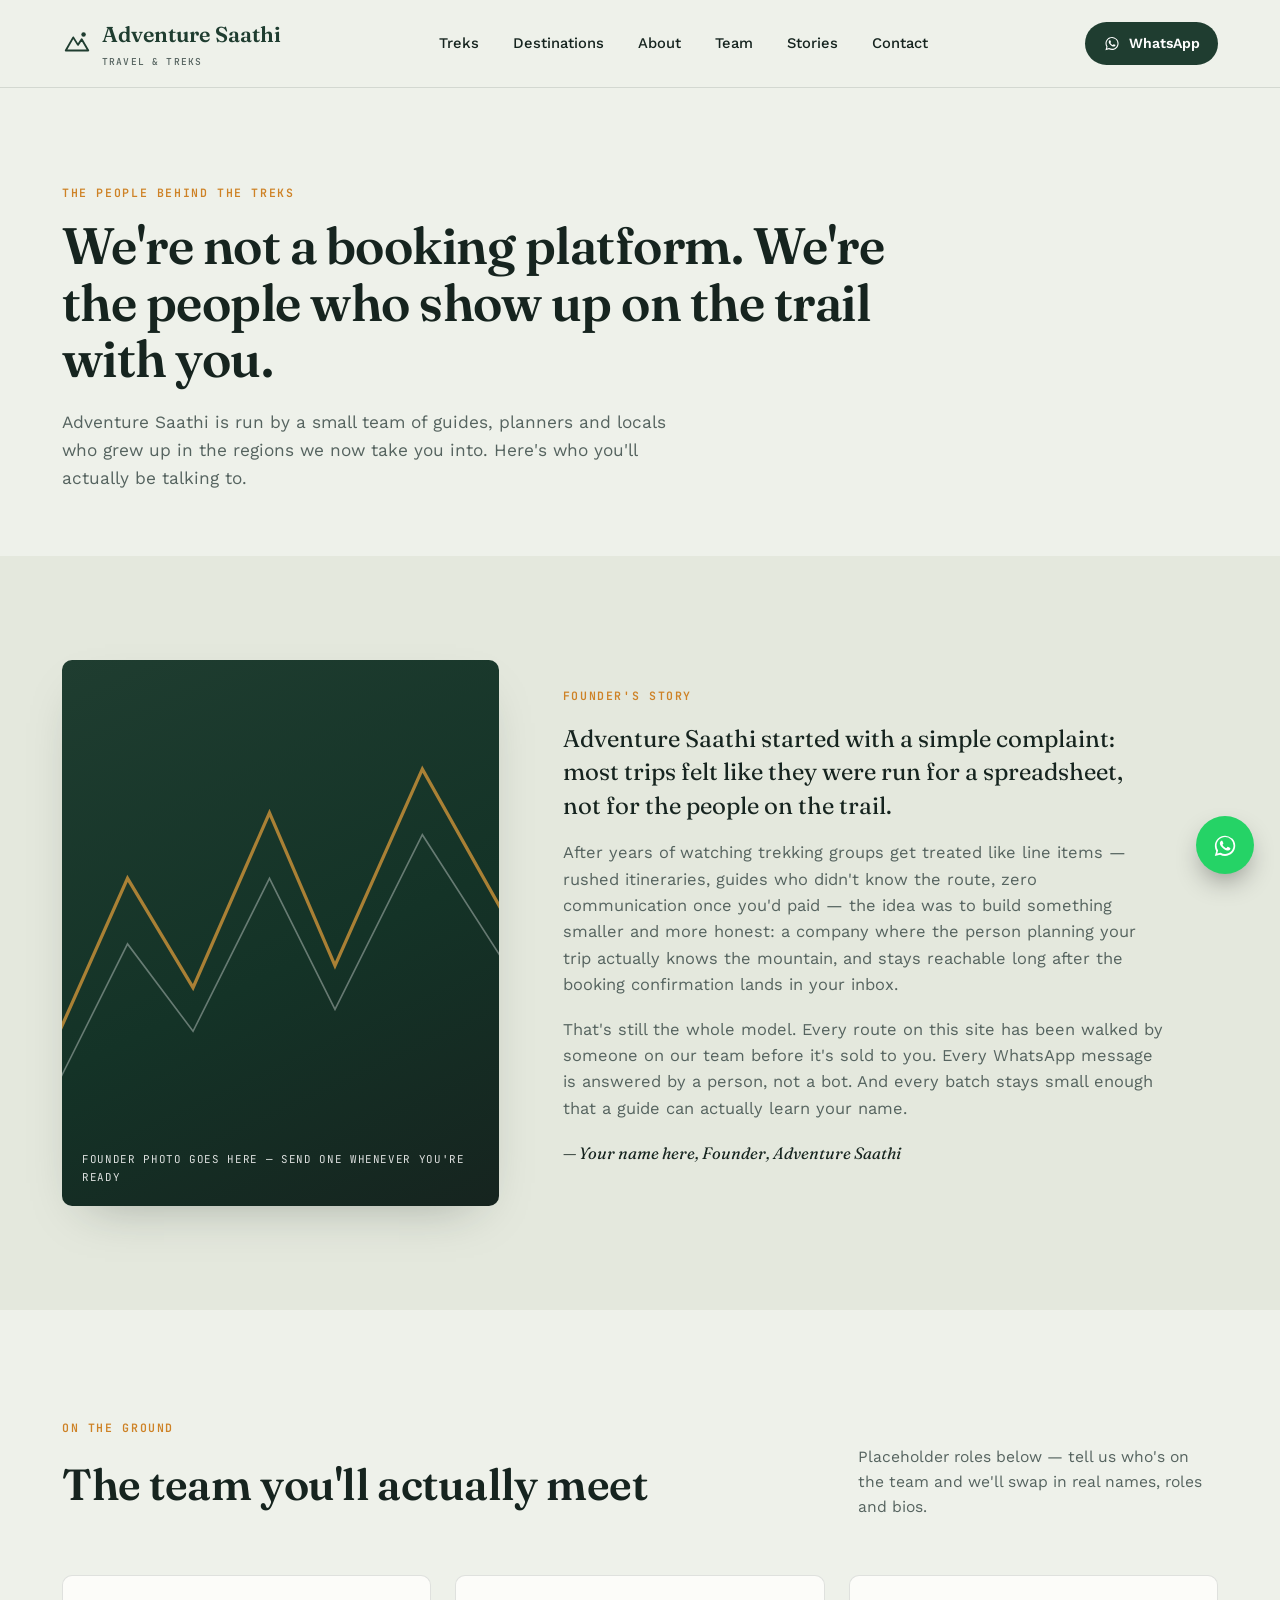
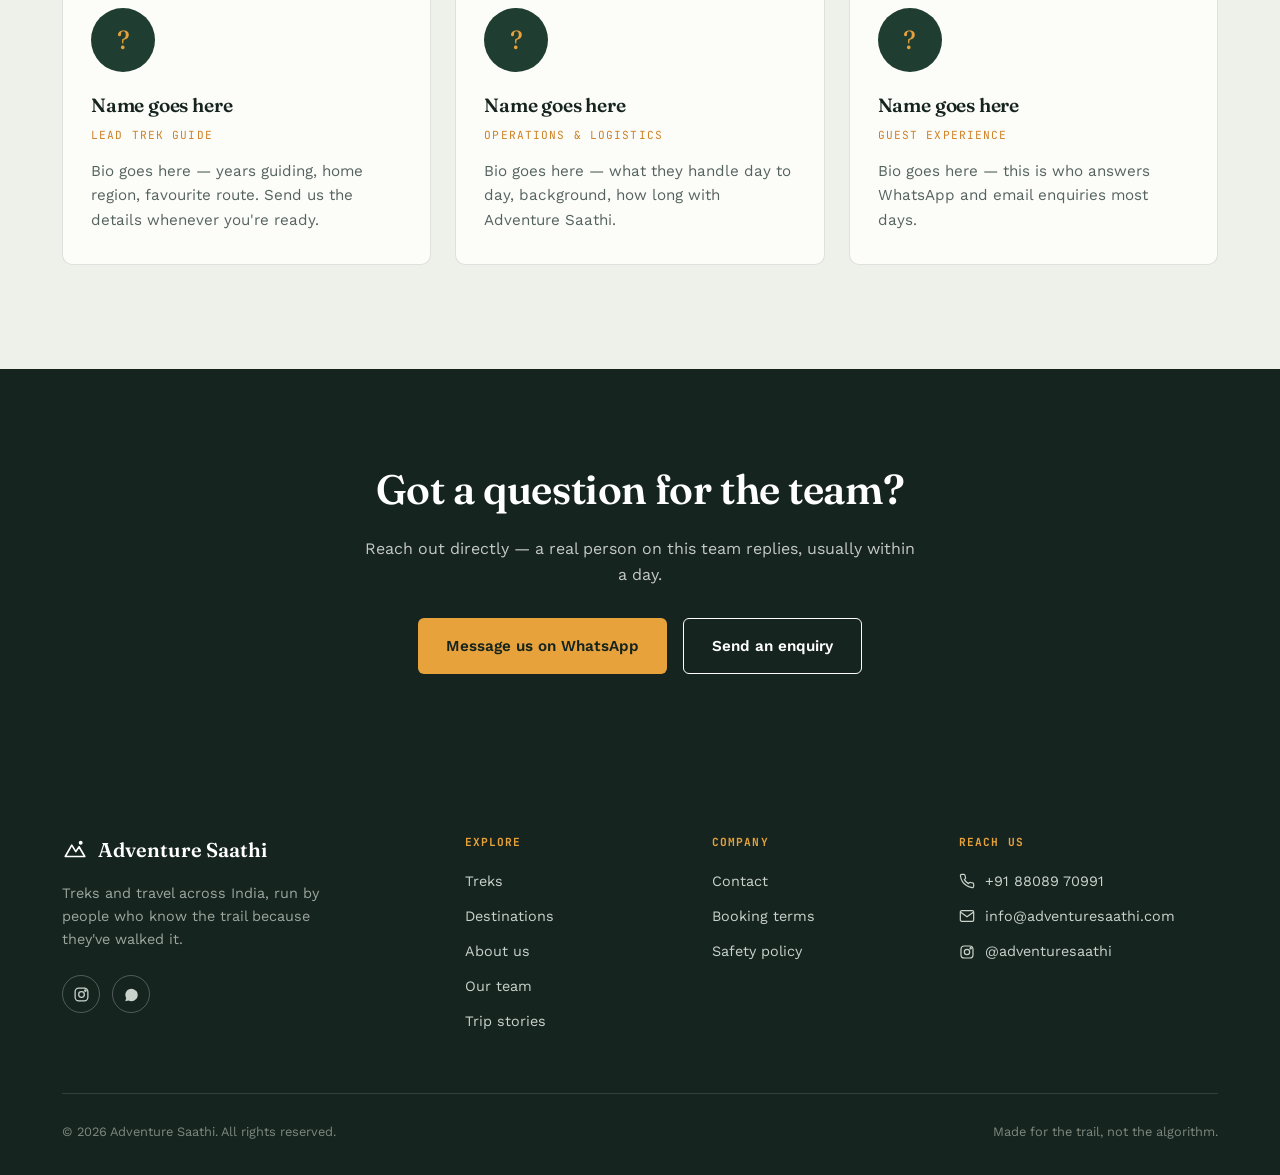
<file: team.html>
<!DOCTYPE html>
<html lang="en">
<head>
<meta charset="UTF-8">
<meta name="viewport" content="width=device-width, initial-scale=1.0">
<title>Our Team | Adventure Saathi</title>
<meta name="description" content="Meet the people behind Adventure Saathi — the founder's story and the guides, planners and support team who run every trek and trip.">
<link rel="preconnect" href="https://fonts.googleapis.com">
<link rel="preconnect" href="https://fonts.gstatic.com" crossorigin>
<link href="https://fonts.googleapis.com/css2?family=Fraunces:opsz,wght@9..144,300..900&family=Work+Sans:wght@300;400;500;600;700&family=JetBrains+Mono:wght@400;500;600&display=swap" rel="stylesheet">
<link rel="stylesheet" href="assets/styles.css">
</head>
<body>

<header>
  <div class="nav-row">
    <a href="index.html" class="logo">
      <svg viewBox="0 0 32 32" fill="none" xmlns="http://www.w3.org/2000/svg">
        <path d="M4 24L12 10L17 18L21 12L28 24H4Z" stroke="currentColor" stroke-width="2" stroke-linejoin="round"/>
        <circle cx="23" cy="7" r="2.4" fill="currentColor"/>
      </svg>
      <span>Adventure Saathi<span class="sub">Travel &amp; Treks</span></span>
    </a>

    <nav class="primary-nav" aria-label="Primary">
      <a href="index.html#treks">Treks</a>
      <a href="index.html#destinations">Destinations</a>
      <a href="index.html#about">About</a>
      <a href="team.html">Team</a>
      <a href="index.html#testimonials">Stories</a>
      <a href="index.html#contact">Contact</a>
    </nav>

    <div class="header-actions">
      <a class="whatsapp-btn" href="https://wa.me/918808970991?text=Hi%20Adventure%20Saathi%2C%20I%27d%20like%20to%20know%20more!" target="_blank" rel="noopener" aria-label="Chat with us on WhatsApp">
        <svg viewBox="0 0 24 24" fill="currentColor"><path d="M17.6 6.32A8.86 8.86 0 0 0 12.05 4C7.24 4 3.33 7.9 3.33 12.72c0 1.55.41 3.06 1.19 4.39L3.25 21.5l4.5-1.18a9.4 9.4 0 0 0 4.3 1.09h.01c4.81 0 8.72-3.9 8.72-8.72 0-2.33-.91-4.52-2.58-6.17zm-5.55 13.4h-.01a7.3 7.3 0 0 1-3.73-1.02l-.27-.16-2.67.7.71-2.6-.17-.27a7.24 7.24 0 0 1-1.12-3.87c0-4 3.26-7.26 7.27-7.26a7.23 7.23 0 0 1 7.24 7.27c0 4-3.25 7.25-7.25 7.25zm3.98-5.43c-.22-.11-1.29-.64-1.49-.71-.2-.07-.34-.11-.49.11-.14.22-.56.71-.69.85-.13.15-.25.16-.47.05-.22-.11-.92-.34-1.75-1.08-.65-.58-1.08-1.29-1.21-1.51-.13-.22-.01-.34.1-.45.1-.1.22-.25.33-.38.11-.13.15-.22.22-.36.07-.15.04-.28-.02-.39-.06-.11-.49-1.19-.68-1.63-.18-.43-.36-.37-.49-.38-.13-.01-.28-.01-.42-.01-.15 0-.39.06-.6.28-.2.22-.78.77-.78 1.86 0 1.1.8 2.16.91 2.31.11.15 1.57 2.4 3.81 3.36.53.23.95.37 1.27.47.53.17 1.02.15 1.4.09.43-.06 1.29-.53 1.47-1.03.18-.51.18-.94.13-1.03-.05-.09-.2-.15-.42-.26z"/></svg>
        <span>WhatsApp</span>
      </a>
      <button class="menu-toggle" aria-label="Open menu">
        <svg viewBox="0 0 24 24" width="26" height="26" fill="none" stroke="currentColor" stroke-width="2"><path d="M3 6h18M3 12h18M3 18h18"/></svg>
      </button>
    </div>
  </div>
</header>

<section class="team-hero">
  <div class="wrap">
    <span class="eyebrow">The people behind the treks</span>
    <h1>We're not a booking platform. We're the people who show up on the trail with you.</h1>
    <p>Adventure Saathi is run by a small team of guides, planners and locals who grew up in the regions we now take you into. Here's who you'll actually be talking to.</p>
  </div>
</section>

<section class="founder-story">
  <div class="wrap founder-story-grid">
    <div class="founder-photo-box">
      <svg viewBox="0 0 400 500" xmlns="http://www.w3.org/2000/svg">
        <path d="M-20 380 L60 200 L120 300 L190 140 L250 280 L330 100 L420 260" stroke="#E8A23B" stroke-width="3" fill="none" opacity="0.7"/>
        <path d="M-20 420 L60 260 L120 340 L190 200 L250 320 L330 160 L420 300" stroke="#FFFFFF" stroke-width="1.5" fill="none" opacity="0.35"/>
      </svg>
      <span class="ph-caption">Founder photo goes here — send one whenever you're ready</span>
    </div>
    <div class="founder-story-copy">
      <span class="eyebrow">Founder's story</span>
      <p class="lede-big" style="margin-top:14px;">Adventure Saathi started with a simple complaint: most trips felt like they were run for a spreadsheet, not for the people on the trail.</p>
      <p>After years of watching trekking groups get treated like line items — rushed itineraries, guides who didn't know the route, zero communication once you'd paid — the idea was to build something smaller and more honest: a company where the person planning your trip actually knows the mountain, and stays reachable long after the booking confirmation lands in your inbox.</p>
      <p>That's still the whole model. Every route on this site has been walked by someone on our team before it's sold to you. Every WhatsApp message is answered by a person, not a bot. And every batch stays small enough that a guide can actually learn your name.</p>
      <p class="founder-signoff">— Your name here, Founder, Adventure Saathi</p>
    </div>
  </div>
</section>

<section class="team-grid">
  <div class="wrap">
    <div class="section-head">
      <div>
        <span class="eyebrow">On the ground</span>
        <h2>The team you'll actually meet</h2>
      </div>
      <p>Placeholder roles below — tell us who's on the team and we'll swap in real names, roles and bios.</p>
    </div>
    <div class="team-cards">
      <div class="team-card">
        <div class="team-avatar">?</div>
        <h4>Name goes here</h4>
        <span class="role">Lead Trek Guide</span>
        <p class="bio">Bio goes here — years guiding, home region, favourite route. Send us the details whenever you're ready.</p>
      </div>
      <div class="team-card">
        <div class="team-avatar">?</div>
        <h4>Name goes here</h4>
        <span class="role">Operations &amp; Logistics</span>
        <p class="bio">Bio goes here — what they handle day to day, background, how long with Adventure Saathi.</p>
      </div>
      <div class="team-card">
        <div class="team-avatar">?</div>
        <h4>Name goes here</h4>
        <span class="role">Guest Experience</span>
        <p class="bio">Bio goes here — this is who answers WhatsApp and email enquiries most days.</p>
      </div>
    </div>
  </div>
</section>

<section class="trek-cta">
  <div class="wrap">
    <h2>Got a question for the team?</h2>
    <p>Reach out directly — a real person on this team replies, usually within a day.</p>
    <div class="cta-row">
      <a href="https://wa.me/918808970991?text=Hi%20Adventure%20Saathi%20team%2C%20I%20have%20a%20question!" target="_blank" rel="noopener" class="btn-primary">Message us on WhatsApp</a>
      <a href="index.html#contact" class="btn-secondary" style="border-color:#FFFFFF; color:#FFFFFF;">Send an enquiry</a>
    </div>
  </div>
</section>

<footer>
  <div class="wrap">
    <div class="footer-grid">
      <div>
        <div class="footer-brand">
          <svg viewBox="0 0 32 32" fill="none" xmlns="http://www.w3.org/2000/svg">
            <path d="M4 24L12 10L17 18L21 12L28 24H4Z" stroke="currentColor" stroke-width="2" stroke-linejoin="round"/>
            <circle cx="23" cy="7" r="2.4" fill="currentColor"/>
          </svg>
          Adventure Saathi
        </div>
        <p style="max-width:280px; font-size:0.9rem; color:#9BA69E; margin-bottom:24px;">Treks and travel across India, run by people who know the trail because they've walked it.</p>
        <div class="footer-social">
          <a href="https://instagram.com/adventuresaathi" target="_blank" rel="noopener" aria-label="Instagram">
            <svg viewBox="0 0 24 24" fill="none" stroke="currentColor" stroke-width="1.8"><rect x="3" y="3" width="18" height="18" rx="5"/><circle cx="12" cy="12" r="4"/><circle cx="17.5" cy="6.5" r="1"/></svg>
          </a>
          <a href="https://wa.me/918808970991" target="_blank" rel="noopener" aria-label="WhatsApp">
            <svg viewBox="0 0 24 24" fill="currentColor"><path d="M17.6 6.32A8.86 8.86 0 0 0 12.05 4C7.24 4 3.33 7.9 3.33 12.72c0 1.55.41 3.06 1.19 4.39L3.25 21.5l4.5-1.18a9.4 9.4 0 0 0 4.3 1.09h.01c4.81 0 8.72-3.9 8.72-8.72 0-2.33-.91-4.52-2.58-6.17z"/></svg>
          </a>
        </div>
      </div>
      <div class="footer-col">
        <h5>Explore</h5>
        <ul>
          <li><a href="index.html#treks">Treks</a></li>
          <li><a href="index.html#destinations">Destinations</a></li>
          <li><a href="index.html#about">About us</a></li>
          <li><a href="team.html">Our team</a></li>
          <li><a href="index.html#testimonials">Trip stories</a></li>
        </ul>
      </div>
      <div class="footer-col">
        <h5>Company</h5>
        <ul>
          <li><a href="index.html#contact">Contact</a></li>
          <li><a href="#">Booking terms</a></li>
          <li><a href="#">Safety policy</a></li>
        </ul>
      </div>
      <div class="footer-col">
        <h5>Reach us</h5>
        <ul>
          <li><a href="tel:+918808970991" class="reach-line"><svg viewBox="0 0 24 24" fill="none" stroke="currentColor" stroke-width="1.8"><path d="M22 16.92v3a2 2 0 0 1-2.18 2 19.79 19.79 0 0 1-8.63-3.07 19.5 19.5 0 0 1-6-6 19.79 19.79 0 0 1-3.07-8.67A2 2 0 0 1 4.11 2h3a2 2 0 0 1 2 1.72c.127.96.362 1.903.7 2.81a2 2 0 0 1-.45 2.11L8.09 9.91a16 16 0 0 0 6 6l1.27-1.27a2 2 0 0 1 2.11-.45c.907.338 1.85.573 2.81.7A2 2 0 0 1 22 16.92z"/></svg>+91 88089 70991</a></li>
          <li><a href="mailto:info@adventuresaathi.com" class="reach-line"><svg viewBox="0 0 24 24" fill="none" stroke="currentColor" stroke-width="1.8"><path d="M22 6l-10 7L2 6"/><rect x="2" y="4" width="20" height="16" rx="2"/></svg>info@adventuresaathi.com</a></li>
          <li><a href="https://instagram.com/adventuresaathi" target="_blank" rel="noopener" class="reach-line"><svg viewBox="0 0 24 24" fill="none" stroke="currentColor" stroke-width="1.8"><rect x="3" y="3" width="18" height="18" rx="5"/><circle cx="12" cy="12" r="4"/><circle cx="17.5" cy="6.5" r="1"/></svg>@adventuresaathi</a></li>
        </ul>
      </div>
    </div>
    <div class="footer-bottom">
      <span>© 2026 Adventure Saathi. All rights reserved.</span>
      <span>Made for the trail, not the algorithm.</span>
    </div>
  </div>
</footer>

<a class="float-whatsapp" href="https://wa.me/918808970991?text=Hi%20Adventure%20Saathi%2C%20I%27d%20like%20to%20know%20more!" target="_blank" rel="noopener" aria-label="Chat on WhatsApp">
  <svg viewBox="0 0 24 24" fill="currentColor"><path d="M17.6 6.32A8.86 8.86 0 0 0 12.05 4C7.24 4 3.33 7.9 3.33 12.72c0 1.55.41 3.06 1.19 4.39L3.25 21.5l4.5-1.18a9.4 9.4 0 0 0 4.3 1.09h.01c4.81 0 8.72-3.9 8.72-8.72 0-2.33-.91-4.52-2.58-6.17zm-5.55 13.4h-.01a7.3 7.3 0 0 1-3.73-1.02l-.27-.16-2.67.7.71-2.6-.17-.27a7.24 7.24 0 0 1-1.12-3.87c0-4 3.26-7.26 7.27-7.26a7.23 7.23 0 0 1 7.24 7.27c0 4-3.25 7.25-7.25 7.25zm3.98-5.43c-.22-.11-1.29-.64-1.49-.71-.2-.07-.34-.11-.49.11-.14.22-.56.71-.69.85-.13.15-.25.16-.47.05-.22-.11-.92-.34-1.75-1.08-.65-.58-1.08-1.29-1.21-1.51-.13-.22-.01-.34.1-.45.1-.1.22-.25.33-.38.11-.13.15-.22.22-.36.07-.15.04-.28-.02-.39-.06-.11-.49-1.19-.68-1.63-.18-.43-.36-.37-.49-.38-.13-.01-.28-.01-.42-.01-.15 0-.39.06-.6.28-.2.22-.78.77-.78 1.86 0 1.1.8 2.16.91 2.31.11.15 1.57 2.4 3.81 3.36.53.23.95.37 1.27.47.53.17 1.02.15 1.4.09.43-.06 1.29-.53 1.47-1.03.18-.51.18-.94.13-1.03-.05-.09-.2-.15-.42-.26z"/></svg>
</a>

<script src="assets/script.js"></script>
</body>
</html>
</file>
<file: assets/styles.css>
/* Adventure Saathi — shared styles (base from homepage + trek/yatra/team page styles) */

  :root{
    --ink:#16241F;
    --pine:#1F3D30;
    --pine-light:#2C5340;
    --paper:#EEF1EA;
    --paper-dim:#E4E8DD;
    --card:#FCFCF9;
    --marigold:#E8A23B;
    --marigold-deep:#CE8226;
    --slate:#55635F;
    --slate-light:#8A968E;
    --white:#FFFFFF;
    --line:rgba(22,36,31,0.12);
    --shadow: 0 20px 50px -25px rgba(22,36,31,0.35);
  }

  *{margin:0;padding:0;box-sizing:border-box;}
  html{scroll-behavior:smooth;}
  body{
    background:var(--paper);
    color:var(--ink);
    font-family:'Work Sans', sans-serif;
    font-weight:400;
    line-height:1.6;
    -webkit-font-smoothing:antialiased;
  }
  @media (prefers-reduced-motion: reduce){
    html{scroll-behavior:auto;}
    *{animation-duration:0.01ms !important; animation-iteration-count:1 !important; transition-duration:0.01ms !important;}
  }

  a{color:inherit; text-decoration:none;}
  img{max-width:100%; display:block;}
  ul{list-style:none;}
  button{font-family:inherit; cursor:pointer;}

  h1,h2,h3,h4{
    font-family:'Fraunces', serif;
    font-weight:600;
    letter-spacing:-0.01em;
    color:var(--ink);
  }

  .eyebrow{
    font-family:'JetBrains Mono', monospace;
    font-size:0.72rem;
    letter-spacing:0.14em;
    text-transform:uppercase;
    color:var(--marigold-deep);
    font-weight:600;
  }

  .wrap{
    max-width:1220px;
    margin:0 auto;
    padding:0 32px;
  }

  :focus-visible{
    outline:3px solid var(--marigold);
    outline-offset:3px;
  }

  /* ---------- Topo divider signature ---------- */
  .topo-divider{
    width:100%;
    height:64px;
    display:block;
  }
  .topo-divider path{
    fill:none;
    stroke:var(--line);
    stroke-width:1.5;
  }
  .topo-divider .peak-marked{
    stroke:var(--marigold);
    stroke-width:2;
  }

  /* ---------- Header ---------- */
  header{
    position:sticky;
    top:0;
    z-index:100;
    background:rgba(238,241,234,0.9);
    backdrop-filter:blur(10px);
    border-bottom:1px solid var(--line);
  }
  .nav-row{
    display:flex;
    align-items:center;
    justify-content:space-between;
    padding:18px 32px;
    max-width:1220px;
    margin:0 auto;
  }
  .logo{
    display:flex;
    align-items:center;
    gap:10px;
    font-family:'Fraunces', serif;
    font-size:1.35rem;
    font-weight:600;
    color:var(--pine);
  }
  .logo svg{width:30px; height:30px; flex-shrink:0;}
  .logo .sub{
    font-family:'JetBrains Mono', monospace;
    font-size:0.6rem;
    letter-spacing:0.12em;
    text-transform:uppercase;
    color:var(--slate);
    display:block;
    font-weight:500;
    margin-top:1px;
  }
  nav.primary-nav{
    display:flex;
    align-items:center;
    gap:34px;
  }
  nav.primary-nav a{
    font-size:0.92rem;
    font-weight:500;
    color:var(--ink);
    position:relative;
    padding:4px 0;
  }
  nav.primary-nav a::after{
    content:"";
    position:absolute;
    left:0; bottom:0;
    width:0%;
    height:2px;
    background:var(--marigold);
    transition:width 0.25s ease;
  }
  nav.primary-nav a:hover::after{width:100%;}

  .header-actions{display:flex; align-items:center; gap:14px;}

  .whatsapp-btn{
    display:flex;
    align-items:center;
    gap:8px;
    background:var(--pine);
    color:var(--white);
    padding:10px 18px;
    border-radius:999px;
    font-size:0.88rem;
    font-weight:600;
    box-shadow:var(--shadow);
    transition:transform 0.2s ease, background 0.2s ease;
    white-space:nowrap;
  }
  .whatsapp-btn:hover{background:var(--pine-light); transform:translateY(-2px);}
  .whatsapp-btn svg{width:18px; height:18px; flex-shrink:0;}

  .menu-toggle{
    display:none;
    background:none;
    border:none;
    color:var(--ink);
  }

  /* ---------- Hero ---------- */
  .hero{
    position:relative;
    overflow:hidden;
    padding:96px 0 0;
    background:linear-gradient(180deg, var(--paper) 0%, var(--paper) 60%, var(--paper-dim) 100%);
  }
  .hero-grid{
    display:grid;
    grid-template-columns:1.1fr 0.9fr;
    gap:56px;
    align-items:center;
  }
  .hero-copy .eyebrow{margin-bottom:18px; display:block;}
  .hero-copy h1{
    font-size:clamp(2.6rem, 5vw, 4.4rem);
    line-height:1.03;
    margin-bottom:24px;
  }
  .hero-copy h1 em{
    font-style:italic;
    color:var(--pine);
  }
  .hero-copy p.lede{
    font-size:1.12rem;
    color:var(--slate);
    max-width:480px;
    margin-bottom:36px;
  }
  .hero-ctas{display:flex; gap:16px; flex-wrap:wrap; margin-bottom:48px;}
  .btn-primary, .btn-secondary{
    padding:15px 28px;
    border-radius:6px;
    font-size:0.95rem;
    font-weight:600;
    display:inline-flex;
    align-items:center;
    gap:8px;
    transition:all 0.2s ease;
  }
  .btn-primary{
    background:var(--marigold);
    color:var(--ink);
  }
  .btn-primary:hover{background:var(--marigold-deep); transform:translateY(-2px);}
  .btn-secondary{
    background:transparent;
    color:var(--ink);
    border:1.5px solid var(--ink);
  }
  .btn-secondary:hover{background:var(--ink); color:var(--white);}

  .hero-stats{
    display:flex;
    gap:36px;
    font-family:'JetBrains Mono', monospace;
  }
  .hero-stats .stat-num{
    font-size:1.5rem;
    font-weight:600;
    color:var(--pine);
    display:block;
  }
  .hero-stats .stat-label{
    font-size:0.68rem;
    letter-spacing:0.08em;
    text-transform:uppercase;
    color:var(--slate-light);
  }

  /* Hero visual: layered topo mountains, signature element */
  .hero-visual{
    position:relative;
    height:520px;
  }
  .hero-visual svg{width:100%; height:100%;}
  .hero-visual .layer-back{opacity:0.35;}
  .hero-visual .layer-mid{opacity:0.55;}
  .hero-visual .contour{
    fill:none;
    stroke:var(--pine);
    stroke-width:1.3;
  }
  .hero-visual .contour.accent{
    stroke:var(--marigold);
    stroke-width:2;
  }
  .route-dot{
    fill:var(--marigold);
    animation:pulse 2.4s ease-in-out infinite;
  }
  @keyframes pulse{
    0%,100%{opacity:1; r:5;}
    50%{opacity:0.5; r:8;}
  }
  .route-pin-label{
    font-family:'JetBrains Mono', monospace;
    font-size:11px;
    fill:var(--ink);
    font-weight:600;
  }

  /* ---------- Sections shared ---------- */
  section{padding:104px 0;}
  .section-head{
    display:flex;
    justify-content:space-between;
    align-items:flex-end;
    gap:32px;
    margin-bottom:56px;
    flex-wrap:wrap;
  }
  .section-head h2{
    font-size:clamp(2rem, 3.4vw, 2.9rem);
    max-width:600px;
    margin-top:10px;
  }
  .section-head p{
    max-width:360px;
    color:var(--slate);
    font-size:0.98rem;
  }

  /* ---------- About ---------- */
  .about{background:var(--paper);}
  .about-grid{
    display:grid;
    grid-template-columns:0.85fr 1.15fr;
    gap:64px;
    align-items:start;
  }
  .about-mark{
    aspect-ratio:4/5;
    border-radius:8px;
    background:linear-gradient(155deg, var(--pine) 0%, #143327 55%, var(--ink) 100%);
    position:relative;
    overflow:hidden;
    box-shadow:var(--shadow);
  }
  .about-mark svg{position:absolute; inset:0; width:100%; height:100%; opacity:0.5;}
  .about-mark .caption{
    position:absolute;
    left:20px; bottom:20px;
    color:var(--white);
    font-family:'JetBrains Mono', monospace;
    font-size:0.7rem;
    letter-spacing:0.08em;
    text-transform:uppercase;
    opacity:0.85;
  }
  .about-copy p{
    color:var(--slate);
    font-size:1.05rem;
    margin-bottom:20px;
    max-width:560px;
  }
  .about-copy p.lede-big{
    font-family:'Fraunces', serif;
    font-size:1.5rem;
    color:var(--ink);
    font-weight:400;
    line-height:1.4;
  }
  .about-pillars{
    display:grid;
    grid-template-columns:repeat(3, 1fr);
    gap:24px;
    margin-top:40px;
  }
  .pillar{border-top:2px solid var(--ink); padding-top:14px;}
  .pillar .num{font-family:'JetBrains Mono', monospace; font-size:0.75rem; color:var(--marigold-deep); font-weight:600;}
  .pillar h4{font-size:1.05rem; margin:8px 0 6px;}
  .pillar p{font-size:0.88rem; color:var(--slate); margin:0;}

  /* ---------- Treks grid ---------- */
  .treks{background:var(--paper-dim);}
  .trek-grid{
    display:grid;
    grid-template-columns:repeat(3, 1fr);
    gap:28px;
  }
  .trek-card{
    background:var(--card);
    border-radius:10px;
    overflow:hidden;
    box-shadow:var(--shadow);
    transition:transform 0.25s ease;
  }
  .trek-card:hover{transform:translateY(-6px);}
  .trek-photo{
    aspect-ratio:4/3;
    position:relative;
    overflow:hidden;
  }
  .trek-photo svg{width:100%; height:100%;}
  .trek-photo img{
    width:100%;
    height:100%;
    object-fit:cover;
    display:block;
    transition:transform 0.4s ease;
  }
  .trek-card:hover .trek-photo img{transform:scale(1.05);}
  .trek-photo .credit{
    position:absolute;
    bottom:10px;
    right:12px;
    font-family:'JetBrains Mono', monospace;
    font-size:0.6rem;
    color:rgba(255,255,255,0.75);
    text-shadow:0 1px 3px rgba(0,0,0,0.6);
    letter-spacing:0.02em;
  }
  .trek-photo .tag{
    position:absolute;
    top:14px; left:14px;
    background:rgba(22,36,31,0.85);
    color:var(--white);
    font-family:'JetBrains Mono', monospace;
    font-size:0.65rem;
    letter-spacing:0.06em;
    text-transform:uppercase;
    padding:5px 10px;
    border-radius:999px;
  }
  .trek-body{padding:22px 22px 26px;}
  .trek-body h3{font-size:1.28rem; margin-bottom:6px;}
  .trek-region{font-size:0.85rem; color:var(--slate-light); margin-bottom:14px;}
  .trek-stats{
    display:flex;
    gap:18px;
    font-family:'JetBrains Mono', monospace;
    font-size:0.76rem;
    color:var(--slate);
    border-top:1px solid var(--line);
    padding-top:14px;
    margin-top:6px;
  }
  .trek-stats span{display:block;}
  .trek-stats b{display:block; color:var(--ink); font-size:0.88rem;}
  .trek-footer{
    display:flex;
    justify-content:space-between;
    align-items:center;
    margin-top:16px;
  }
  .trek-price{font-family:'JetBrains Mono', monospace; font-weight:600; font-size:0.95rem;}
  .trek-price span{color:var(--slate-light); font-weight:400; font-size:0.72rem; display:block;}
  .trek-link{
    font-size:0.85rem;
    font-weight:600;
    color:var(--pine);
    border-bottom:1.5px solid var(--marigold);
    padding-bottom:2px;
  }

  .view-all{
    display:flex;
    justify-content:center;
    margin-top:52px;
  }

  /* ---------- Elevation profile signature divider ---------- */
  .elevation-section{
    background:var(--ink);
    padding:80px 0;
    overflow:hidden;
  }
  .elevation-head{color:var(--white); margin-bottom:8px;}
  .elevation-head .eyebrow{color:var(--marigold);}
  .elevation-head h2{color:var(--white); font-size:1.6rem; margin-top:8px; max-width:520px;}
  .elevation-svg-wrap{margin-top:48px;}
  .elevation-svg-wrap svg{width:100%; height:auto; display:block;}
  .elev-line{fill:none; stroke:var(--marigold); stroke-width:2.5;}
  .elev-fill{fill:url(#elevGrad);}
  .elev-label{
    font-family:'JetBrains Mono', monospace;
    font-size:11px;
    fill:#B9C2BC;
  }
  .elev-label.peak{fill:var(--white); font-weight:600;}
  .elev-dot{fill:var(--marigold);}

  /* ---------- Destinations (travel side) ---------- */
  .destinations{background:var(--paper);}
  .dest-grid{
    display:grid;
    grid-template-columns:repeat(4, 1fr);
    gap:20px;
  }
  .dest-card{
    aspect-ratio:3/4;
    border-radius:10px;
    position:relative;
    overflow:hidden;
    display:flex;
    align-items:flex-end;
  }
  .dest-card svg{position:absolute; inset:0; width:100%; height:100%;}
  .dest-card .dest-info{
    position:relative;
    z-index:2;
    padding:20px;
    color:var(--white);
  }
  .dest-card .dest-info .eyebrow{color:var(--marigold); margin-bottom:6px; display:block;}
  .dest-card .dest-info h4{color:var(--white); font-size:1.15rem;}
  .dest-card::after{
    content:"";
    position:absolute; inset:0;
    background:linear-gradient(180deg, rgba(22,36,31,0) 30%, rgba(15,24,20,0.88) 100%);
    z-index:1;
  }

  /* ---------- Why Saathi ---------- */
  .why{background:var(--paper-dim);}
  .why-grid{
    display:grid;
    grid-template-columns:repeat(4, 1fr);
    gap:28px;
  }
  .why-card{
    background:var(--card);
    padding:32px 26px;
    border-radius:10px;
    border:1px solid var(--line);
  }
  .why-card svg{width:34px; height:34px; color:var(--pine); margin-bottom:20px;}
  .why-card h4{font-size:1.08rem; margin-bottom:10px;}
  .why-card p{font-size:0.9rem; color:var(--slate);}

  /* ---------- Testimonials ---------- */
  .testimonials{background:var(--pine); color:var(--white);}
  .testimonials .section-head h2, .testimonials .eyebrow{color:var(--white);}
  .testimonials .eyebrow{color:var(--marigold);}
  .testimonials .section-head p{color:#C9D3CC;}
  .test-grid{
    display:grid;
    grid-template-columns:repeat(3, 1fr);
    gap:28px;
  }
  .test-card{
    background:rgba(255,255,255,0.06);
    border:1px solid rgba(255,255,255,0.14);
    border-radius:10px;
    padding:30px;
  }
  .test-card p.quote{
    font-family:'Fraunces', serif;
    font-size:1.15rem;
    font-weight:400;
    line-height:1.5;
    margin-bottom:24px;
  }
  .test-who{
    display:flex;
    align-items:center;
    gap:12px;
    font-family:'JetBrains Mono', monospace;
    font-size:0.78rem;
  }
  .test-who .avatar{
    width:38px; height:38px;
    border-radius:50%;
    background:var(--marigold);
    display:flex; align-items:center; justify-content:center;
    color:var(--ink);
    font-weight:700;
    font-family:'Fraunces', serif;
  }
  .test-who .name{color:var(--white); font-weight:600; display:block;}
  .test-who .trip{color:#A9B6AF;}

  /* ---------- Instagram strip ---------- */
  .insta{background:var(--paper); text-align:center;}
  .insta .section-head{justify-content:center; text-align:center; flex-direction:column; align-items:center;}
  .insta-handle{
    display:inline-flex;
    align-items:center;
    gap:10px;
    font-family:'JetBrains Mono', monospace;
    font-weight:600;
    font-size:1rem;
    color:var(--pine);
    margin-top:14px;
    padding:10px 20px;
    border:1.5px solid var(--pine);
    border-radius:999px;
    transition:all 0.2s ease;
  }
  .insta-handle:hover{background:var(--pine); color:var(--white);}
  .insta-handle svg{width:20px; height:20px;}
  .insta-grid{
    display:grid;
    grid-template-columns:repeat(6, 1fr);
    gap:14px;
    margin-top:48px;
  }
  .insta-tile{
    aspect-ratio:1/1;
    border-radius:6px;
    overflow:hidden;
    position:relative;
  }
  .insta-tile svg{width:100%; height:100%;}
  .insta-tile:hover .insta-overlay{opacity:1;}
  .insta-overlay{
    position:absolute; inset:0;
    background:rgba(22,36,31,0.55);
    display:flex; align-items:center; justify-content:center;
    opacity:0;
    transition:opacity 0.2s ease;
  }
  .insta-overlay svg{width:24px; height:24px; color:var(--white);}

  /* ---------- Contact ---------- */
  .contact{background:var(--paper-dim);}
  .contact-grid{
    display:grid;
    grid-template-columns:0.9fr 1.1fr;
    gap:60px;
  }
  .contact-info h2{font-size:2.2rem; margin-bottom:18px;}
  .contact-info > p{color:var(--slate); max-width:420px; margin-bottom:36px;}
  .contact-line{
    display:flex;
    align-items:center;
    gap:14px;
    padding:16px 0;
    border-top:1px solid var(--line);
  }
  .contact-line:last-of-type{border-bottom:1px solid var(--line);}
  .contact-line svg{width:20px; height:20px; color:var(--pine); flex-shrink:0;}
  .contact-line .label{
    font-family:'JetBrains Mono', monospace;
    font-size:0.65rem;
    text-transform:uppercase;
    letter-spacing:0.08em;
    color:var(--slate-light);
    display:block;
    margin-bottom:2px;
  }
  .contact-line .value{font-weight:600; font-size:1rem;}

  .contact-form{
    background:var(--card);
    border-radius:12px;
    padding:40px;
    box-shadow:var(--shadow);
  }
  .form-row{display:grid; grid-template-columns:1fr 1fr; gap:18px; margin-bottom:18px;}
  .field{display:flex; flex-direction:column; gap:8px; margin-bottom:18px;}
  .field label{font-size:0.78rem; font-weight:600; color:var(--slate);}
  .field input, .field select, .field textarea{
    border:1.5px solid var(--line);
    background:var(--paper);
    border-radius:6px;
    padding:12px 14px;
    font-family:'Work Sans', sans-serif;
    font-size:0.95rem;
    color:var(--ink);
  }
  .field input:focus, .field select:focus, .field textarea:focus{
    border-color:var(--pine);
    outline:none;
  }
  .field textarea{resize:vertical; min-height:100px;}
  .submit-btn{
    width:100%;
    background:var(--ink);
    color:var(--white);
    padding:16px;
    border:none;
    border-radius:6px;
    font-weight:600;
    font-size:0.98rem;
    margin-top:8px;
    transition:background 0.2s ease;
  }
  .submit-btn:hover{background:var(--pine);}
  .form-note{font-size:0.78rem; color:var(--slate-light); margin-top:14px; text-align:center;}

  /* ---------- Footer ---------- */
  footer{background:var(--ink); color:#C9D3CC; padding:72px 0 32px;}
  .footer-grid{
    display:grid;
    grid-template-columns:1.4fr 0.8fr 0.8fr 1fr;
    gap:40px;
    padding-bottom:48px;
    border-bottom:1px solid rgba(255,255,255,0.12);
  }
  .footer-brand{display:flex; align-items:center; gap:10px; color:var(--white); font-family:'Fraunces', serif; font-size:1.25rem; font-weight:600; margin-bottom:16px;}
  .footer-brand svg{width:26px; height:26px;}
  .footer-col h5{
    font-family:'JetBrains Mono', monospace;
    font-size:0.7rem;
    letter-spacing:0.1em;
    text-transform:uppercase;
    color:var(--marigold);
    margin-bottom:18px;
  }
  .footer-col ul li{margin-bottom:12px; font-size:0.9rem;}
  .footer-col ul li a:hover{color:var(--white);}
  .footer-social{display:flex; gap:12px; margin-top:6px;}
  .footer-social a{
    width:38px; height:38px;
    border:1px solid rgba(255,255,255,0.25);
    border-radius:50%;
    display:flex; align-items:center; justify-content:center;
    transition:all 0.2s ease;
  }
  .footer-social a:hover{background:var(--marigold); border-color:var(--marigold); color:var(--ink);}
  .footer-social svg{width:17px; height:17px;}
  .footer-bottom{
    display:flex;
    justify-content:space-between;
    align-items:center;
    padding-top:28px;
    font-size:0.8rem;
    color:#7C877F;
    flex-wrap:wrap;
    gap:10px;
  }

  /* ---------- Floating WhatsApp (mobile-friendly, always visible) ---------- */
  .float-whatsapp{
    position:fixed;
    bottom:26px;
    right:26px;
    width:58px; height:58px;
    background:#25D366;
    border-radius:50%;
    display:flex; align-items:center; justify-content:center;
    box-shadow:0 12px 28px -8px rgba(0,0,0,0.45);
    z-index:200;
    transition:transform 0.2s ease;
  }
  .float-whatsapp:hover{transform:scale(1.08);}
  .float-whatsapp svg{width:28px; height:28px; color:var(--white);}

  /* ---------- Responsive ---------- */
  @media (max-width:1000px){
    nav.primary-nav{display:none;}
    .menu-toggle{display:block;}
    .hero-grid{grid-template-columns:1fr;}
    .hero-visual{height:340px;}
    .about-grid{grid-template-columns:1fr;}
    .trek-grid{grid-template-columns:repeat(2,1fr);}
    .dest-grid{grid-template-columns:repeat(2,1fr);}
    .why-grid{grid-template-columns:repeat(2,1fr);}
    .test-grid{grid-template-columns:1fr;}
    .insta-grid{grid-template-columns:repeat(3,1fr);}
    .contact-grid{grid-template-columns:1fr;}
    .footer-grid{grid-template-columns:1fr 1fr;}
  }
  @media (max-width:600px){
    .wrap{padding:0 20px;}
    .nav-row{padding:16px 20px;}
    section{padding:72px 0;}
    .trek-grid{grid-template-columns:1fr;}
    .dest-grid{grid-template-columns:1fr 1fr;}
    .why-grid{grid-template-columns:1fr;}
    .insta-grid{grid-template-columns:repeat(3,1fr);}
    .form-row{grid-template-columns:1fr;}
    .footer-grid{grid-template-columns:1fr;}
    .whatsapp-btn span{display:none;}
    .whatsapp-btn{padding:10px; width:42px; height:42px; justify-content:center;}
  }

/* =====================================================
   Sub-page styles: trek / yatra / team pages
   ===================================================== */

/* Back link */
.back-nav{background:var(--paper); border-bottom:1px solid var(--line);}
.back-nav .wrap{padding-top:14px; padding-bottom:14px;}
.back-link{display:inline-flex; align-items:center; gap:8px; font-size:0.88rem; font-weight:500; color:var(--slate);}
.back-link svg{width:16px; height:16px;}
.back-link:hover{color:var(--ink);}

/* Trek hero */
.trek-hero{
  padding:64px 0 0;
  background:linear-gradient(180deg, var(--paper) 0%, var(--paper) 60%, var(--paper-dim) 100%);
}
.trek-hero-grid{display:grid; grid-template-columns:1.05fr 0.95fr; gap:56px; align-items:center;}
.trek-hero-copy .eyebrow{display:block; margin-bottom:16px;}
.trek-hero-copy h1{font-size:clamp(2.2rem, 4.4vw, 3.8rem); line-height:1.05; margin-bottom:20px;}
.trek-hero-copy .lede{font-size:1.08rem; color:var(--slate); max-width:520px; margin-bottom:30px;}
.trek-hero .hero-ctas{margin-bottom:0;}
.trek-hero-photo{
  position:relative; border-radius:10px; overflow:hidden;
  aspect-ratio:4/3; box-shadow:var(--shadow); background:var(--pine);
}
.trek-hero-photo img{width:100%; height:100%; object-fit:cover;}
.trek-hero-photo .credit{
  position:absolute; right:10px; bottom:10px;
  font-size:0.62rem; color:var(--white); background:rgba(15,24,20,0.6);
  padding:3px 8px; border-radius:4px; font-family:'JetBrains Mono', monospace;
}

/* Quick facts bar */
.quick-facts{
  display:grid; grid-template-columns:repeat(5, 1fr);
  margin-top:56px;
  background:var(--pine); color:var(--white);
  border-radius:10px 10px 0 0;
  transform:translateY(1px);
}
.quick-fact{padding:24px 22px; border-right:1px solid rgba(255,255,255,0.12); display:flex; flex-direction:column; gap:6px;}
.quick-fact:last-child{border-right:none;}
.qf-label{font-family:'JetBrains Mono', monospace; font-size:0.66rem; letter-spacing:0.12em; text-transform:uppercase; color:var(--marigold);}
.qf-value{font-family:'Fraunces', serif; font-size:1.2rem; font-weight:600; color:var(--white);}

/* Overview + highlights */
.trek-overview{padding:88px 0; background:var(--paper);}
.overview-grid{display:grid; grid-template-columns:1fr 1fr; gap:64px; align-items:start;}
.trek-overview p{color:var(--slate); font-size:1.02rem; margin-bottom:18px; max-width:600px;}
.highlight-list{display:flex; flex-direction:column; gap:20px;}
.highlight-item{display:flex; gap:14px; align-items:flex-start;}
.highlight-item svg{width:22px; height:22px; flex-shrink:0; margin-top:3px; color:var(--marigold-deep);}
.highlight-item b{display:block; font-family:'Fraunces', serif; font-size:1.05rem; font-weight:600; margin-bottom:2px;}
.highlight-item span{display:block; color:var(--slate); font-size:0.95rem;}

/* Itinerary */
.itinerary{background:var(--paper-dim); padding:88px 0;}
.itin-list{display:flex; flex-direction:column; gap:0; max-width:880px;}
.itin-day{display:grid; grid-template-columns:90px 1fr; gap:24px; padding:28px 0; border-top:1px solid var(--line);}
.itin-day:last-child{border-bottom:1px solid var(--line);}
.itin-day-num{font-family:'JetBrains Mono', monospace; font-size:0.7rem; letter-spacing:0.14em; text-transform:uppercase; color:var(--slate-light);}
.itin-day-num .d-label{display:block; font-family:'Fraunces', serif; font-size:2.3rem; letter-spacing:0; color:var(--marigold-deep); line-height:1; margin-top:4px;}
.itin-day h4{font-size:1.2rem; margin-bottom:6px;}
.itin-day p{color:var(--slate); font-size:0.97rem;}
.itin-meta{display:flex; gap:10px; flex-wrap:wrap; margin-top:12px;}
.itin-meta span{font-family:'JetBrains Mono', monospace; font-size:0.72rem; background:var(--card); border:1px solid var(--line); padding:5px 10px; border-radius:999px; color:var(--ink);}

/* Reasons / peak cards */
.peaks-strip{background:var(--pine); color:var(--white); padding:88px 0;}
.peaks-strip .eyebrow{color:var(--marigold);}
.peaks-strip h2{color:var(--white); margin:10px 0 40px; font-size:clamp(1.8rem, 3vw, 2.5rem); max-width:760px;}
.peaks-grid{display:grid; grid-template-columns:repeat(3, 1fr); gap:20px;}
.peak-card{background:rgba(255,255,255,0.06); border:1px solid rgba(255,255,255,0.12); border-radius:10px; padding:26px;}
.peak-card h4{color:var(--white); font-size:1.1rem; margin-bottom:10px;}
.peak-card p{color:rgba(255,255,255,0.78); font-size:0.95rem; line-height:1.65;}

/* Prep cards */
.prep-grid{display:grid; grid-template-columns:repeat(2, 1fr); gap:24px;}
.prep-card{background:var(--card); border:1px solid var(--line); border-radius:10px; padding:30px;}
.prep-card h3{font-size:1.25rem; margin-bottom:16px;}
.prep-card li{position:relative; padding-left:20px; margin-bottom:10px; color:var(--slate); font-size:0.97rem;}
.prep-card li::before{content:""; position:absolute; left:0; top:0.65em; width:8px; height:8px; border-radius:50%; background:var(--marigold);}
.prep-card li b{color:var(--ink); font-weight:600;}

/* FAQ */
.faq-section{background:var(--paper-dim); padding:88px 0;}
.faq-list{max-width:860px;}
.faq-item{border-top:1px solid var(--line);}
.faq-item:last-child{border-bottom:1px solid var(--line);}
.faq-question{
  width:100%; display:flex; justify-content:space-between; align-items:center; gap:20px;
  text-align:left; background:none; border:none; padding:22px 0;
  font-family:'Fraunces', serif; font-size:1.12rem; font-weight:600; color:var(--ink);
}
.faq-question .plus{font-family:'JetBrains Mono', monospace; font-size:1.4rem; color:var(--marigold-deep); transition:transform 0.2s ease; flex-shrink:0;}
.faq-item.open .faq-question .plus{transform:rotate(45deg);}
.faq-answer{max-height:0; overflow:hidden; transition:max-height 0.3s ease;}
.faq-answer p{color:var(--slate); padding:0 40px 22px 0; font-size:0.98rem;}
.faq-item.open .faq-answer{max-height:600px;}

/* CTA */
.trek-cta{background:var(--ink); color:var(--white); text-align:center; padding:88px 0;}
.trek-cta h2{color:var(--white); font-size:clamp(1.8rem, 3.2vw, 2.6rem); margin-bottom:14px;}
.trek-cta p{color:rgba(255,255,255,0.75); max-width:560px; margin:0 auto 30px;}
.cta-row{display:flex; gap:16px; justify-content:center; flex-wrap:wrap;}

/* Related */
.related-treks{background:var(--paper); padding:88px 0;}
.related-grid{display:grid; grid-template-columns:repeat(3, 1fr); gap:28px;}

/* Team page */
.team-hero{padding:96px 0 64px; background:var(--paper);}
.team-hero .eyebrow{display:block; margin-bottom:16px;}
.team-hero h1{font-size:clamp(2rem, 4vw, 3.2rem); max-width:860px; line-height:1.1; margin-bottom:22px;}
.team-hero p{color:var(--slate); font-size:1.08rem; max-width:620px;}
.founder-story{background:var(--paper-dim);}
.founder-story-grid{display:grid; grid-template-columns:0.8fr 1.2fr; gap:64px; align-items:center;}
.founder-photo-box{aspect-ratio:4/5; border-radius:10px; position:relative; overflow:hidden; background:linear-gradient(155deg, var(--pine) 0%, #143327 55%, var(--ink) 100%); box-shadow:var(--shadow);}
.founder-photo-box svg{position:absolute; inset:0; width:100%; height:100%;}
.ph-caption{position:absolute; left:20px; right:20px; bottom:20px; color:var(--white); font-family:'JetBrains Mono', monospace; font-size:0.68rem; letter-spacing:0.06em; text-transform:uppercase; opacity:0.85;}
.founder-story-copy p{color:var(--slate); font-size:1.03rem; margin-bottom:18px; max-width:600px;}
.founder-story-copy p.lede-big{font-family:'Fraunces', serif; font-size:1.5rem; color:var(--ink); font-weight:400; line-height:1.4;}
.founder-signoff{font-family:'Fraunces', serif; font-style:italic; color:var(--ink) !important;}
.team-grid{background:var(--paper);}
.team-cards{display:grid; grid-template-columns:repeat(3, 1fr); gap:24px;}
.team-card{background:var(--card); border:1px solid var(--line); border-radius:10px; padding:32px 28px;}
.team-avatar{width:64px; height:64px; border-radius:50%; background:var(--pine); color:var(--marigold); display:flex; align-items:center; justify-content:center; font-family:'Fraunces', serif; font-size:1.6rem; margin-bottom:18px;}
.team-card h4{font-size:1.2rem;}
.team-card .role{display:block; font-family:'JetBrains Mono', monospace; font-size:0.7rem; letter-spacing:0.1em; text-transform:uppercase; color:var(--marigold-deep); margin:6px 0 14px;}
.team-card .bio{color:var(--slate); font-size:0.95rem;}

/* Footer contact lines on sub-pages */
.reach-line{display:flex; align-items:center; gap:10px;}
.reach-line svg{width:16px; height:16px; flex-shrink:0;}

/* Sub-page responsive */
@media (max-width:1000px){
  .trek-hero-grid, .overview-grid, .founder-story-grid{grid-template-columns:1fr; gap:40px;}
  .quick-facts{grid-template-columns:repeat(2, 1fr);}
  .quick-fact{border-bottom:1px solid rgba(255,255,255,0.12);}
  .peaks-grid, .related-grid, .team-cards{grid-template-columns:repeat(2, 1fr);}
}
@media (max-width:640px){
  .trek-hero{padding-top:40px;}
  .itin-day{grid-template-columns:64px 1fr; gap:16px;}
  .prep-grid, .peaks-grid, .related-grid, .team-cards{grid-template-columns:1fr;}
  .trek-overview, .itinerary, .peaks-strip, .faq-section, .trek-cta, .related-treks{padding:60px 0;}
}
</file>
